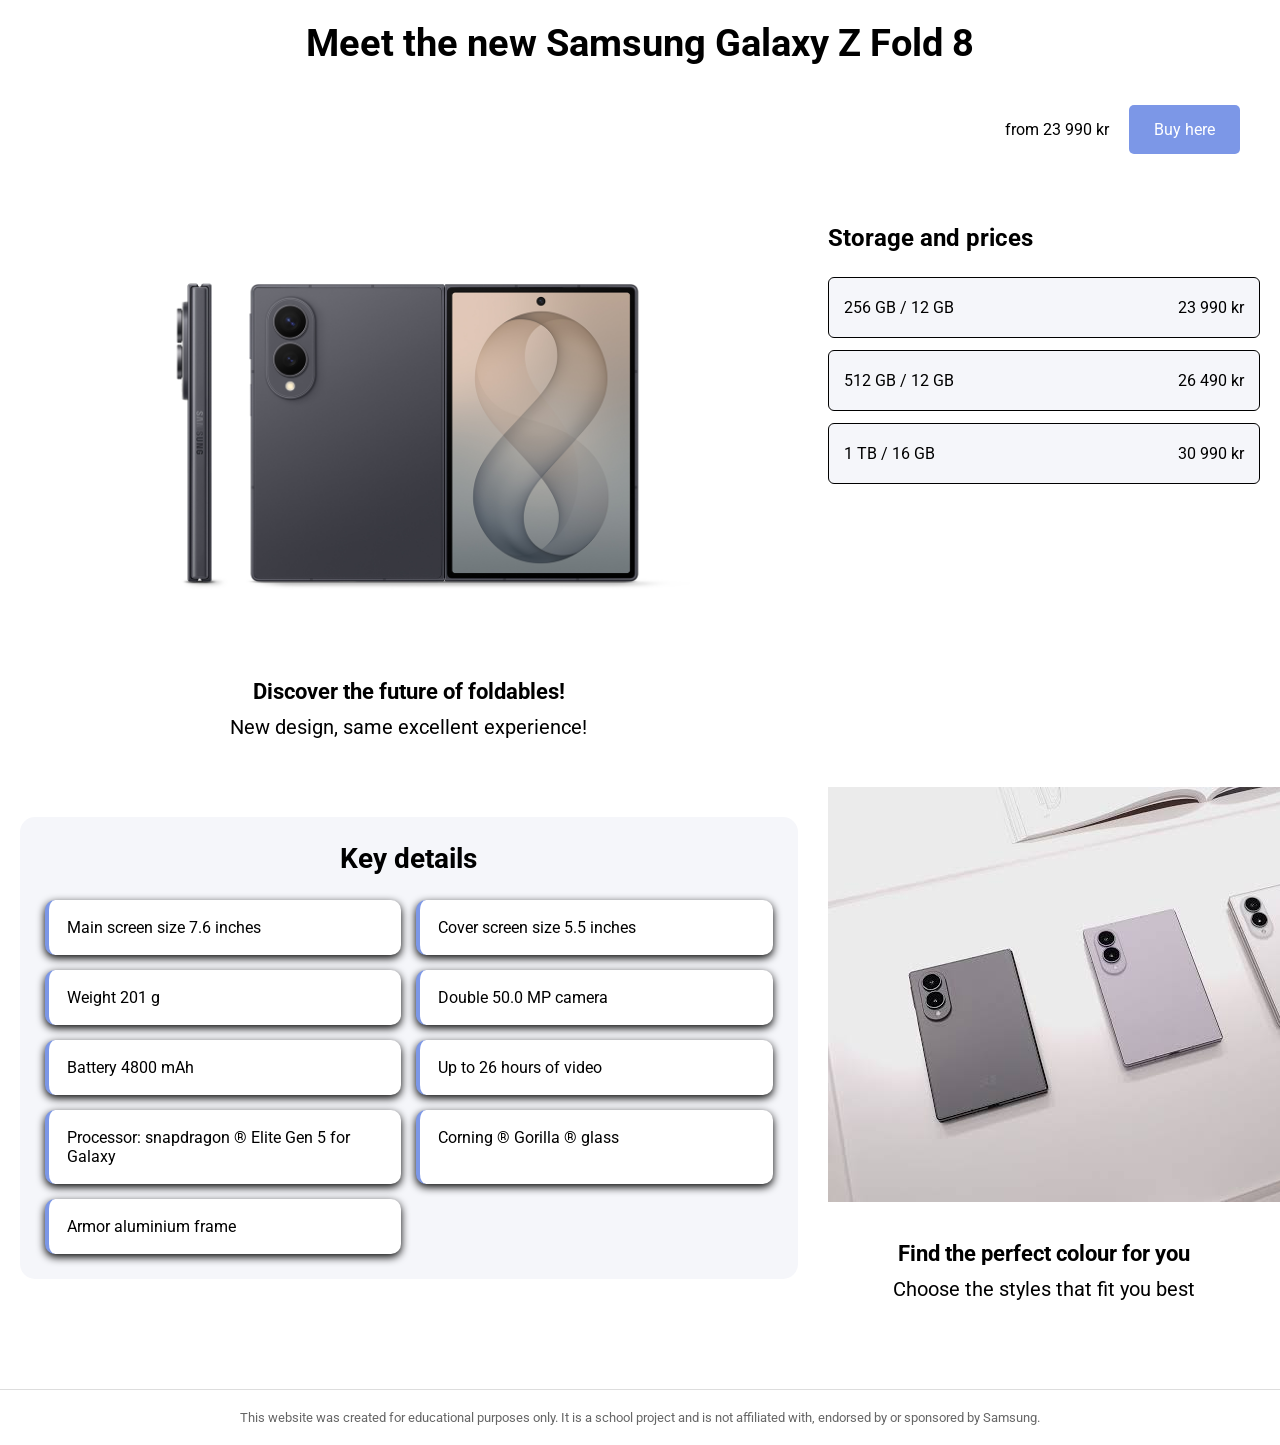
<file: index.html>
<!DOCTYPE html>
<html lang="en">
<head>
    <meta charset="UTF-8">
    <meta name="viewport" content="width=device-width, initial-scale=1.0">
    <link rel="preconnect" href="https://fonts.googleapis.com">
    <link rel="preconnect" href="https://fonts.gstatic.com"crossorigin>
    <link  rel="stylesheet"href="https://fonts.googleapis.com/css2?family=Roboto:wght@400;500;700&display=swap">
    <link rel="stylesheet" href="css/styles.css">
    <title>Samsung galaxy z fold 8</title>
</head>
<body>
  <header>
            <h1> Meet the new Samsung Galaxy Z Fold 8</h1>
            
            <div class="product__purchase">
                <p>from 23 990 kr</p>
                <a href="./order.html" class="product__button">Buy here</a>
            </div>
        </header>
    <main>
   
    <div class=" product phone-layout">
         <figure class="product__image">
        <img src="./assets/images/z-fold-8-1.jpg" alt="Samsung Galaxy Z Fold 8">
        <figcaption>
            <strong>Discover the future of foldables!</strong>
            <p>New design, same excellent experience!</p>
        </figcaption>
    </figure>
       <section class="product__info">
        <h2>Storage and prices</h2>
        <div class="product__storage-option">
<span> 256 GB / 12 GB</span>
<span> 23 990 kr</span>
        </div>
        <div class="product__storage-option">
            <span>512 GB / 12 GB</span>
            <span> 26 490 kr</span>
 </div>
 <div class="product__storage-option">
<span>1 TB / 16 GB</span>
<span>30 990 kr</span>
 </div>
       </section>
    <div class="product__details">
<h2> Key details</h2>
<ul>
        <li class="product__detail">Main screen size 7.6 inches</li>
        <li class="product__detail">Cover screen size 5.5 inches</li>
        <li class="product__detail">Weight 201 g</li>
        <li class="product__detail">Double 50.0 MP camera</li>
        <li class="product__detail">Battery 4800 mAh</li>
        <li class="product__detail">Up to 26 hours of video</li>
        <li class="product__detail">Processor: snapdragon &reg; Elite Gen 5 for Galaxy</li>
        <li class="product__detail">Corning &reg; Gorilla &reg; glass</li>
        <li class="product__detail">Armor aluminium frame</li>
        
        
    </ul>
 </div>
   <figure>
    <img src="./assets/images/z-fold-8-2.jfif" alt=" Picture of phones with colours">
    <figcaption>
        <strong>Find the perfect colour for you</strong>
    <p>Choose the styles that fit you best</p>
</figcaption>
   </figure>
   </div>
   </main>
   <footer>
    <div>
        This website was created for educational purposes only. It is a school project and is not affiliated with, endorsed by or sponsored by Samsung.
    </div>
</footer>
</body>

</html>
</file>
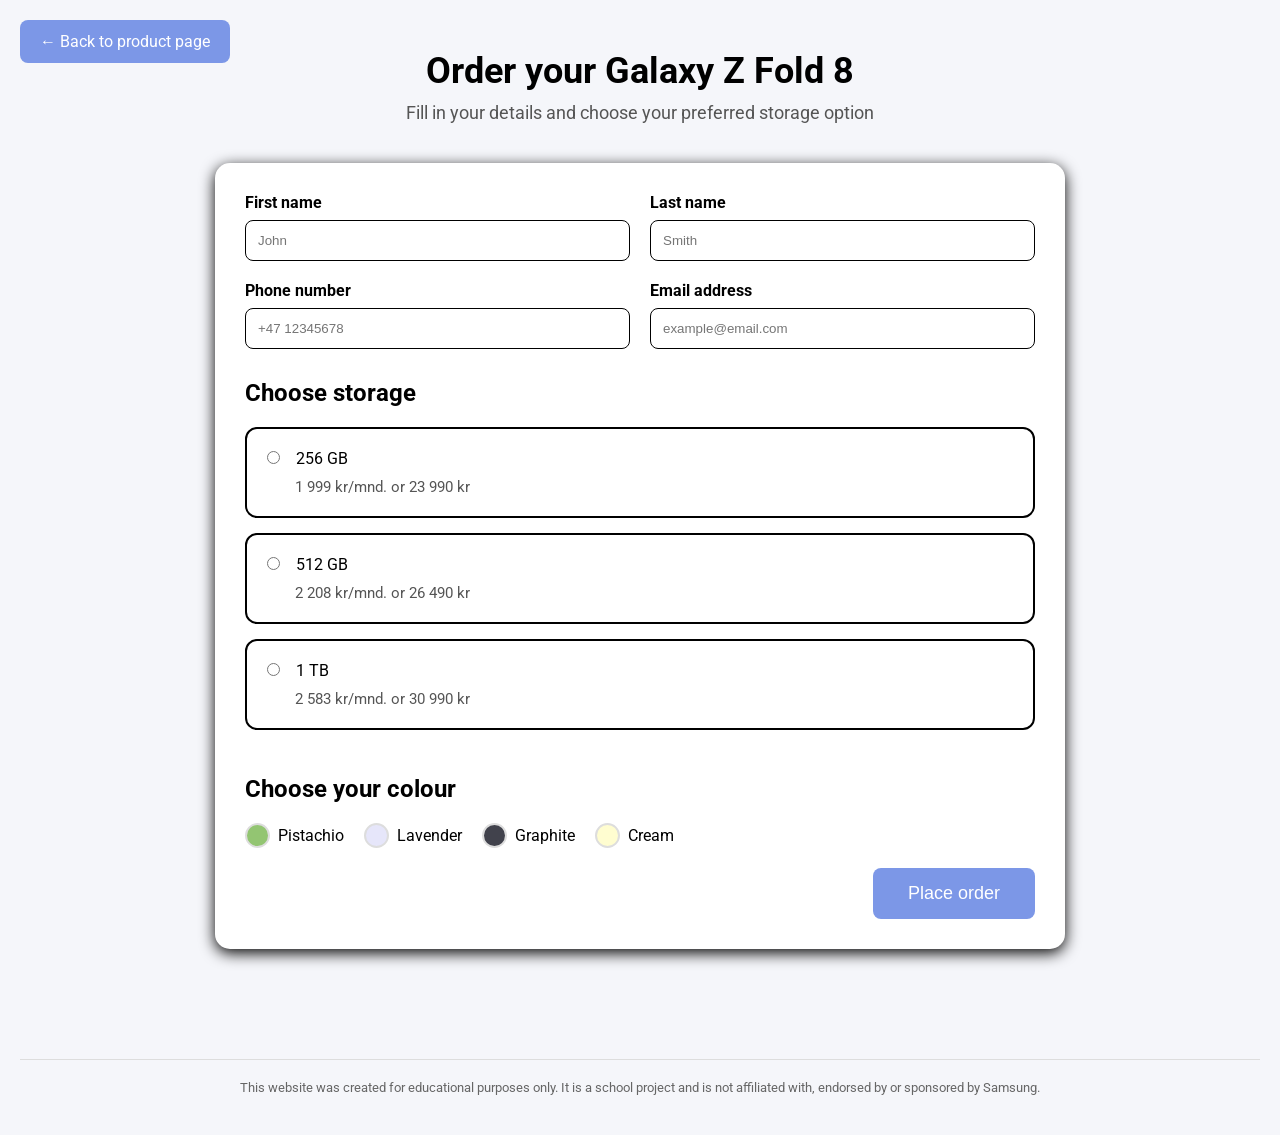
<file: order.html>
<!DOCTYPE html>
<html lang="en">
<head>
    <meta charset="UTF-8">
    <meta name="viewport" content="width=device-width, initial-scale=1.0">
     <link rel="preconnect" href="https://fonts.googleapis.com">
    <link rel="preconnect" href="https://fonts.gstatic.com"crossorigin>
    <link  rel="stylesheet"href="https://fonts.googleapis.com/css2?family=Roboto:wght@400;500;700&display=swap">
    <link rel="stylesheet" href="./css/styles.css">
    <title>Order Samsung Galaxy Z Fold 8</title>
</head>
<body class="order-page">
    <main class="order">
        <a href="index.html" class="back__button"> &larr; Back to product page</a>
        <h1>Order your Galaxy Z Fold 8</h1>
        <p class="order__intro">Fill in your details and choose your preferred storage option</p>
        <form>
            <div class=" customer customer__info">
            <div>
            <label for="firstName">First name</label>


        <input type="text" name="firstName" id="firstName" placeholder="John" required>
        
        </div>
        <div>
        <label for="lastName">Last name</label>
        <input type="text" name="lastName" id="lastName" placeholder="Smith" required>
        
        </div>
        <div>
            <label for="phone">Phone number</label>
        <input type="tel" name="phone" id="phone" placeholder="+47 12345678" required>
        
        </div>
        <div>
        <label for="email">Email address</label>
        <input type="email" name="email" id="email" placeholder="example@email.com" required>
        </div>
        </div>
    <fieldset>
        <legend>Choose storage</legend>
     <ul>
            <li class="options__list">
                <label>
                    <input type="radio" name="storage" value="256GB" required>
                    256 GB
                
                <div class="storage__price"> 1 999 kr/mnd. or 23 990 kr</div> 
                </label>
            </li>
             
            <li class="options__list">
                <label>
                    <input type="radio" name="storage" value="512GB">
                512 GB
                <div class="storage__price"> 2 208 kr/mnd. or 26 490 kr

                </div>
                </label>
            </li>
            
            <li class="options__list">
                <label>
                    <input type="radio" name="storage" value="1TB">
                    1 TB
                
                  <div class="storage__price"> 2 583 kr/mnd. or 30 990 kr
                 </div> 
                </label>
                  
            </li>
          
        </ul>

        </fieldset>
       <fieldset class="order__colour-choice">
        <legend>Choose your colour</legend>
        <div class="order__colour-options">
            <label>
            <input type="radio" name="colour" value="pistachio" required>
            <span class="order__colour-dot pistachio"></span>
            Pistachio
</label>
<label>
    <input type="radio" name="colour" value="lavender">
    <span class="order__colour-dot lavender"></span>
    Lavender
</label>
<label>
    <input type="radio" name="colour" value="graphite">
    <span class="order__colour-dot graphite"></span>
    Graphite
</label>
<label>
    <input type="radio" name="colour" value="cream">
    <span class="order__colour-dot cream"></span>
    Cream
</label>
        </div>
       </fieldset>
<button type="submit">Place order</button>
        </form>
        </main>

<footer>
    <div>
        This website was created for educational purposes only. It is a school project and is not affiliated with, endorsed by or sponsored by Samsung.
    </div>
</footer>
</body>
</html>
</file>
<file: css/styles.css>
/* Global CSS variables */
:root {
    --primary-color: #7c97e7;
    --hover-color: #5579b8;
    --background-color: #f5f6fa;
    --text-color: #333;
    --white: #ffffff;
    --main-font: Roboto, sans-serif;
}
/* Main font */
body {
    font-family: var(--main-font);
}
* {
    margin: 0;
    padding: 0;
    box-sizing: border-box;
}
header { 
    display: flex;
    flex-direction: column;
align-items: center;
    justify-content: space-between;
    gap: 20px;
    padding: 20px;
}
.product__purchase {
    display: flex;
    justify-content: flex-end;
    align-items: center;
    gap: 20px;
    padding: 20px;
    width: 100%;
    box-sizing: border-box;
}
h1 {
    
    text-align: center;
   font-size: clamp(20px, 3vw, 50px);
   margin: 0;
    
}

.product__button {
    display: inline-block;
    position: static;
    padding: 15px 25px;
    color: var(--white);
    text-align: center;
    border-radius: 5px;
    background-color: var(--primary-color);
    cursor: pointer;
    font-size: medium;
    text-decoration: none;
}
.product__button:hover {
    text-decoration: underline;
}

main {
    max-width: 1600px;
    margin: 0 auto;
    padding: 30px 20px;
    
}
.phone-layout {
    display: grid;
    grid-template-columns: minmax(0, 1.8fr) minmax(0, 1fr);
    gap: 30px;
    align-items: start;
   
}
.product__image {
    grid-column: 1;
    margin: 0;
}
.product__image img {
    width: 100%;
    height: auto;
    display: block;
}
figure figcaption {
    text-align: center;
    margin-top: 20px;
    padding: 15px;
    
}
figure figcaption strong {
    display: block;
    font-size: 22px;
    margin-bottom: 8px;
}
figure figcaption p {
    font-size: 20px;
    line-height: 1.5;
    margin: 0;
}
.product__info {
    grid-column: 2;
    grid-row: 1;
}
.product__info h2 {
    margin-bottom: 25px;
}
.product__storage-option {
    display: flex;
    justify-content: space-between;
    gap: 15px;
    padding: 20px 15px;
    margin-bottom: 12px;
    border: 1px solid black;
    border-radius: 6px;
    background-color: var(--background-color);
}
.product__details {
    grid-column: 1;
    grid-row: 2;
}
@media (max-width: 700px) {
    .phone-layout {
        grid-template-columns: 1fr;
    }
    .product__image, .product__info, .product__details {
        grid-column: 1;
        grid-row: auto;
    }
    .product__details ul {
        grid-template-columns: 1fr;
    }
}
.product__details {
    margin-top: 30px;
    padding: 25px;
    background-color: var(--background-color);
    border-radius: 15px;
}
.product__details h2 {
    text-align: center;
    font-size: 28px;
    margin-bottom: 25px;
}
.product__details ul {
    display: grid;
    grid-template-columns: repeat(2, minmax(0, 1fr));
    gap: 15px;
    list-style: none;
    padding: 0;
}
.product__details li {
    background-color: white;
    padding: 18px;
    border-radius: 10px;
    border-left: 4px solid rgb(124, 151, 231);
    box-shadow: 0 3px 8px;
    transition: transform 0.3s;
    overflow-wrap: anywhere;

}
/* Order page */

.order-page h1 {
    text-align: center;
    font-size: 36px;
    margin-bottom: 10px;
}

.order-page .order__intro {
    text-align: center;
    font-size: 18px;
    color: #555;
    margin-bottom: 30px;
}

.order-page {
    background-color: var(--background-color);
    margin: 0;
    padding: 20px;
}
/* Form */

.order-page form {
    max-width: 850px;
    margin: 40px auto;
    padding: 30px;
    background-color: white;
    border-radius: 15px;
    box-shadow: 0 4px 15px;
}
/* Customer information */

.order-page .customer__info {
    display: grid;
    grid-template-columns: repeat( 2, minmax(0, 1fr));
    gap: 20px;
    margin-bottom: 30px;
}

.order-page .customer__info  > div {
    min-width: 0;
}

.order-page .customer__info label {
    display: block;
    margin-bottom: 8px;
    font-weight: bold;
}

.order-page .customer__info input {
    display: block;
    width: 100%;
    padding: 12px;
    border: 1px solid black;
    border-radius: 8px;
    box-sizing: border-box;
}



/* Storage options */

.order-page fieldset {
    border: none;
    padding: 0;
    margin: 0;
    min-width: 0;
}

.order-page legend {
    font-size: 24px;
    font-weight: bold;
    margin-bottom: 20px;
}

.order-page fieldset ul {
list-style: none;
padding: 0;
margin: 0;
}

.order-page .options__list {
    margin-bottom: 15px;
}

.order-page .options__list label {
    display: block;
    padding: 20px;
    border: 2px solid black;
    border-radius: 12px;
    background-color: white;
    cursor: pointer;
    transition: 0.3s;
}

.order-page .options__list label:hover {
border-color: #7c977c;
background-color: #f5f6ff;
}

.order-page .options__list label:has(input:checked) {
    border-color: #7c977c;
    background-color: #eef2ff;
}

.order-page .options__list input {
    margin-right: 12px;
    accent-color: #7c977c;
}

.order-page .storage__price {
    margin-top: 10px;
    margin-left: 28px;
    color: #555;
    font-size: 15px;
}

/* Place order button */

.order-page button[ type="submit"] {
    background-color: var(--primary-color);
    color: var(--white);
    border: none;
    padding: 15px 35px;
    border-radius: 8px;
    font-size: 18px;
    cursor: pointer;
    margin-top: 20px;
    display: block;
    margin-left: auto;
}

.order-page button[type="submit"]:hover {
    background-color: var(--hover-color);
    text-decoration: underline;
    text-underline-offset: 4px;
    
}

/* Mobile */
@media (max-width: 600px) {
    .order-page {
        padding: 10px;
    }
    .order-page form {
        padding: 20px;
        margin: 20px auto;
    }
    .order-page .customer__info {
        grid-template-columns: 1fr;
        
    }
   
}

.order-page .back__button {
    display: inline-block;
    position: absolute;
    top: 20px;
    left: 20px;
    padding: 12px 20px;
    background-color: var(--primary-color);
    color: white;
    text-decoration: none;
    border-radius: 8px;
    font-size: 16px;
    margin-bottom: 20px;
    
    
}

.order-page .back__button:hover {
    background-color: var(--hover-color);
    text-decoration: underline;
}


.order-page .order__colour-choice {
    margin-top: 30px;
}

.order-page .order__colour-options {
    display: flex;
    gap: 20px;
    flex-wrap: wrap;
}

.order-page .order__colour-options label {
    display: flex;
    align-items: center;
    gap: 8px;
    cursor: pointer;
}

.order-page .order__colour-dot {
    display: inline-block;
    width: 25px;
    height: 25px;
    border-radius: 50%;
    border: 2px solid #ddd;
}

/* Colours */

.order-page .pistachio {
    background-color: #93C572;
}

.order-page .lavender {
    background-color: #E6E6FA;
}

.order-page .graphite {
    background-color: #41424C;
}

.order-page .cream {
    background-color:  #FFFDD0;
}

footer {
    text-align: center;
    padding: 20px;
    margin-top: 40px;
    font-size: 13px;
    color: #666;
    border-top: 1px solid #ddd;
}

.order-page main {
    max-width: 910px;
    margin: 0 auto;
    width: 100%;
}

.order-page form {
    box-sizing: border-box;
    width: 100%;
}

@media (max-width: 700px) {
    .order-page main {
        padding-top: 65px;
    }
    .order-page h1 {
        font-size: 28px;
    }
    
    .order-page .back__button {
        top: 15px;
        left: 15px;
        padding: 10px 15px;
        font-size: 14px;
    }
}

@media (max-width: 700px) {
    .order-page .order__colour-options {
        display: grid;
        grid-template-columns: repeat(2, minmax(0, 1fr));
        gap: 15px;
    }
    .order-page .order__colour-options label {
        display: flex;
        align-items: center;
        gap: 5px;
        white-space: nowrap;
    }
}

/* Hide radio buttons for colour selections */

.order-page .order__colour-options input[type="radio"] {
    position: absolute;
    opacity: 0;
    width: 1px;
    height: 1px;
}

/* Highlight the selected colour */

.order-page .order__colour-options input[type="radio"]:checked + .order__colour-dot {
    outline: 3px solid #7c97e7;
    outline-offset: 3px;
    box-shadow: 0 0 0 1px #333;
}

/* Keyboard accessibility */

.order-page .order__colour-options input[type="radio"]:focus-visible + .order__colour-dot {
    outline: 3px solid #333;
    outline-offset: 3px;
}

/*  Fix mobile product layout */

@media (max-width: 700px) {
    .phone-layout {
        display: grid;
        grid-template-columns: minmax(0, 1fr);
    }
    .phone-layout >* {
        grid-column: 1;
        grid-row: auto;
        min-width: 0;
        max-width: 100%;
    }

    .phone-layout img {
        display: block;
        max-width: 100%;
        height: auto;
    }

    .phone-layout figcaption {
        overflow-wrap: anywhere;
    }

    .product__storage-option {
        flex-wrap: wrap;
    }

    .product__details ul {
        grid-template-columns: 1fr;
    }
}

/*  Prevent horizontal overflow on mobile */

@media (max-width: 700px) {
    .product {
        width: 100%;
        min-width: 0;
        max-width: 100%;
    }

    .product__purchase {
        flex-wrap: wrap;
    }

    .product__details, .product__details ul {
        min-width: 0;
        max-width: 100%;
    }

    .product__details li {
        overflow-wrap: anywhere;
    }

    .product figcaption {
        overflow-wrap: anywhere;
        white-space: normal;
    }
}
</file>
